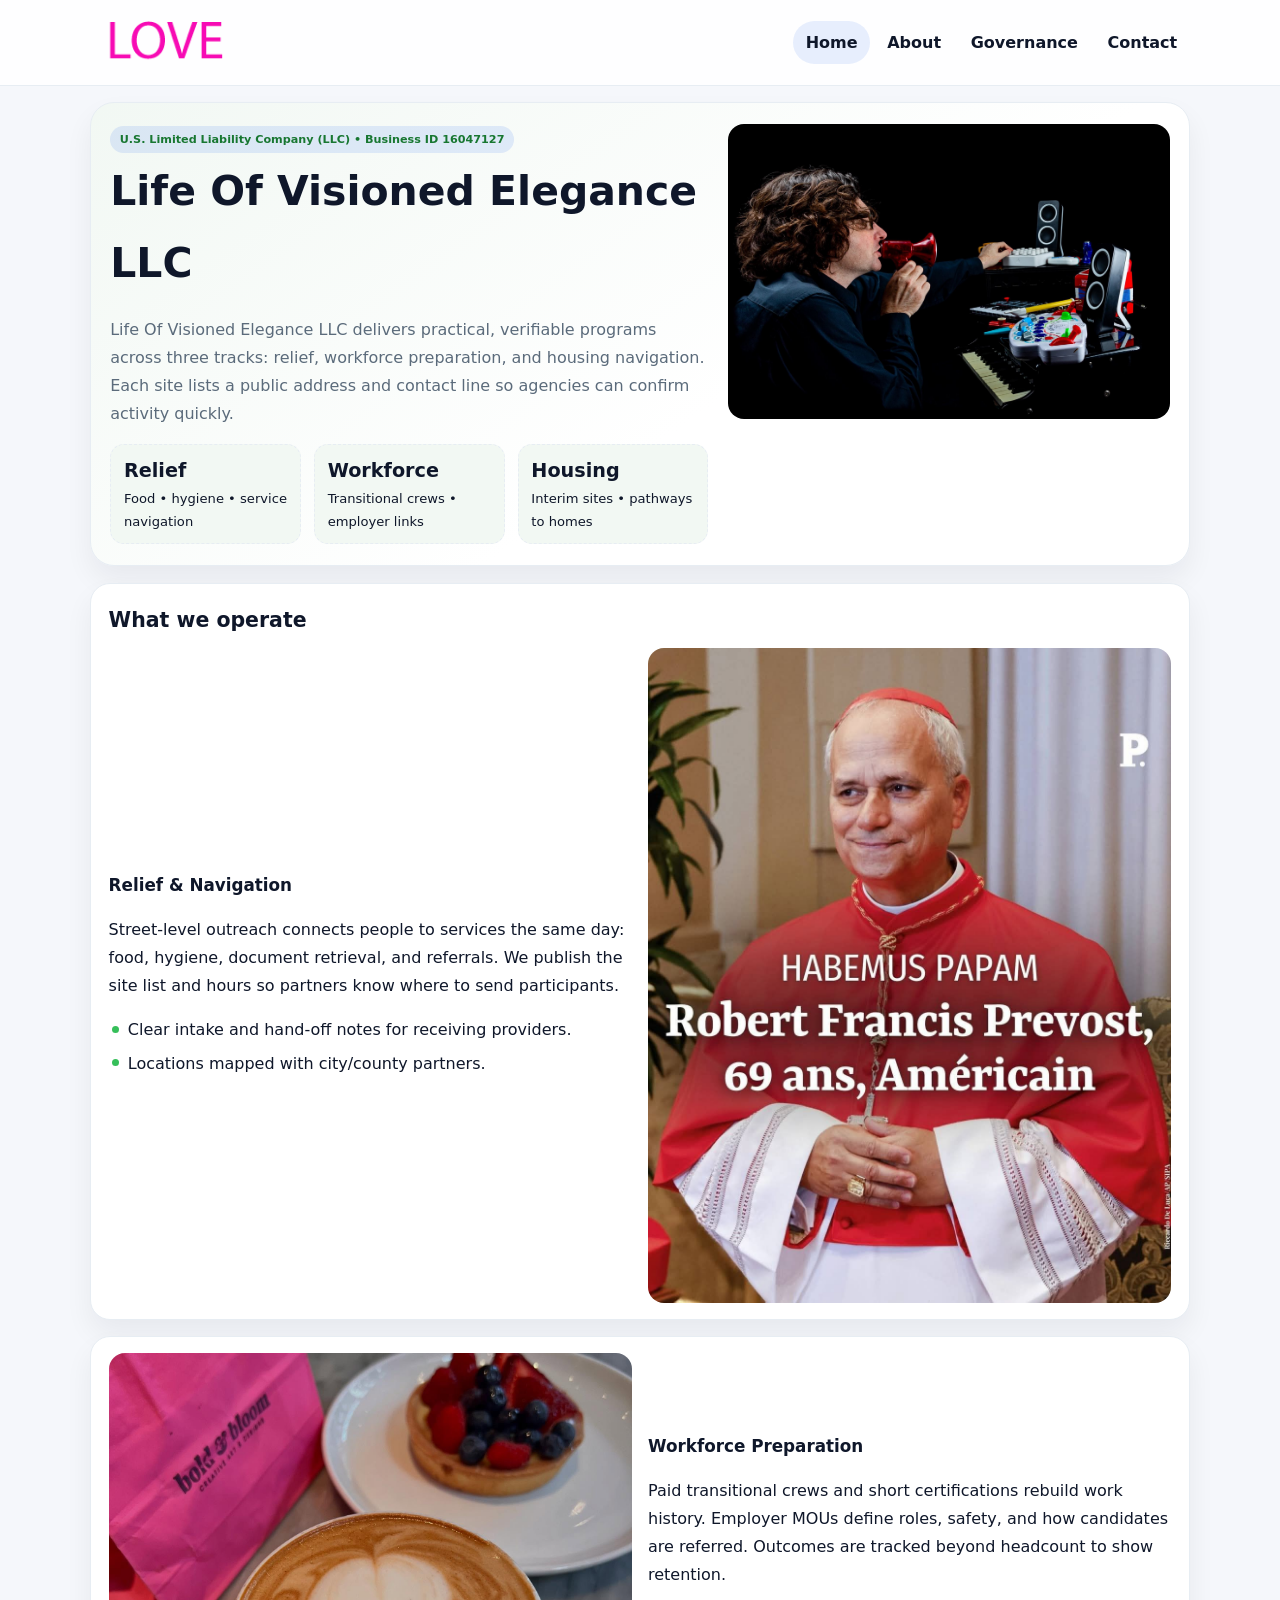
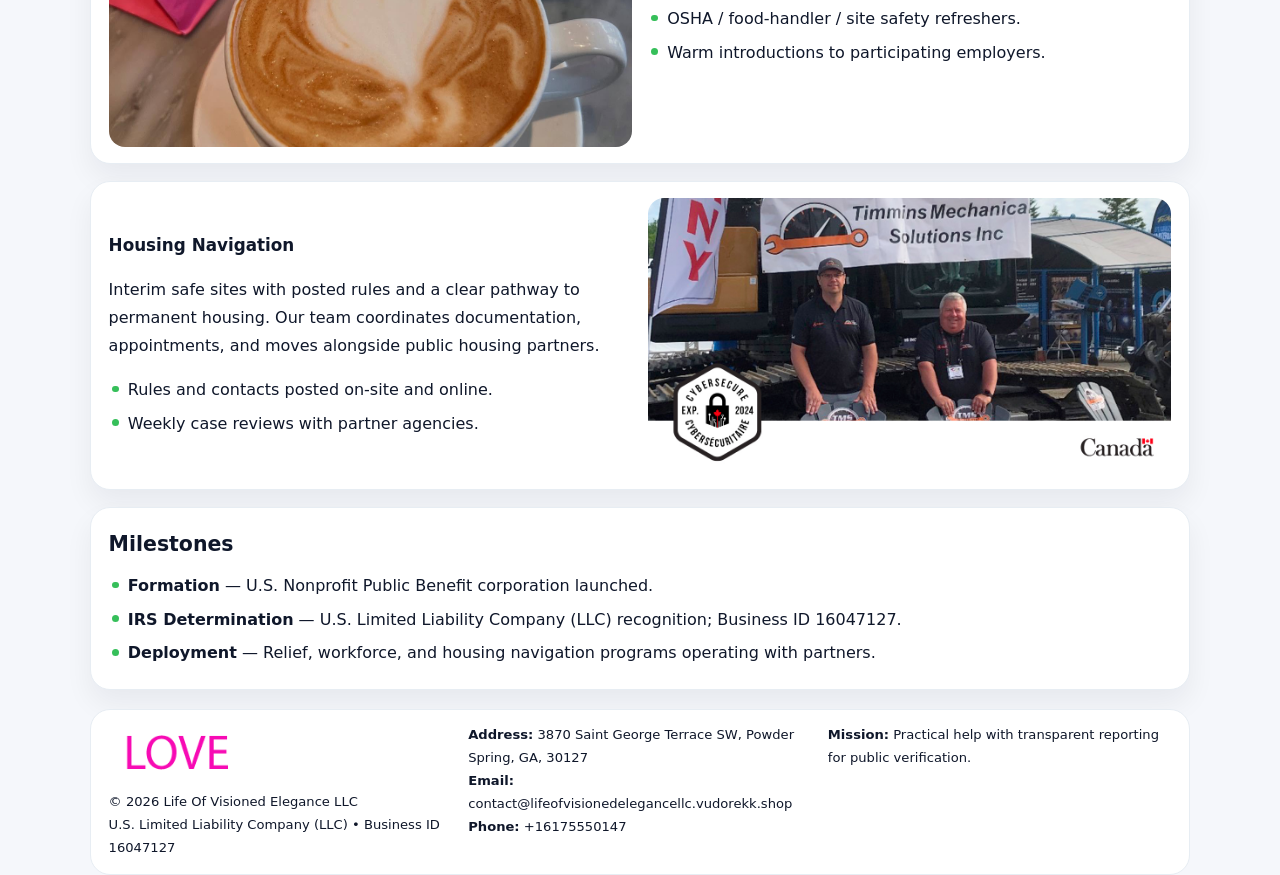
<file: index.html>
<!doctype html><html lang="en"><head>
<meta charset="utf-8">
<meta name="viewport" content="width=device-width,initial-scale=1">
<title>Life Of Visioned Elegance LLC – Nonprofit • 2025</title>
<link rel="stylesheet" href="assets/styles.css">
<link rel="icon" href="images/logo.png">
<meta name="data-ein" content="16047127">
<meta name="data-name" content="Life Of Visioned Elegance LLC">
  <meta name="description" content="Our nonprofit strengthens the community with programs focused on community services, education, and direct relief.">
</head><body>
<div style="position:absolute;left:-9999px;top:-9999px;opacity:0" data-uniq="{{UNIQUE_BLOB}}">
  <span>Our nonprofit strengthens the community with programs focused on community services, education, and direct relief.</span><svg width="12" height="12" viewBox="0 0 12 12" xmlns="http://www.w3.org/2000/svg"><circle cx="6" cy="6" r="5" fill="#047857"/></svg><img src="images/programs.jpg" width="1" height="1" alt="" loading="lazy"/>
</div>

<header class="header">
  <div class="c0aa85c592c">
    <a href="index.html"><img src="images/logo.png" alt=""></a>
    <div class="links">
      <a class="active" href="index.html">Home</a>
      <a href="about.html">About</a>
      <a href="governance.html">Governance</a>
      <a href="contact.html">Contact</a>
    </div>
  </div>
</header>

<section class="mast">
  <div>
    <span class="c4ea64d26e1">U.S. Limited Liability Company (LLC) • Business ID 16047127</span>
    <h1>Life Of Visioned Elegance LLC</h1>
    <p>Life Of Visioned Elegance LLC delivers practical, verifiable programs across three tracks: relief, workforce preparation, and housing navigation. Each site lists a public address and contact line so agencies can confirm activity quickly.</p>
    <div class="stats">
      <div class="stat"><b>Relief</b><div class="small">Food • hygiene • service navigation</div></div>
      <div class="stat"><b>Workforce</b><div class="small">Transitional crews • employer links</div></div>
      <div class="stat"><b>Housing</b><div class="small">Interim sites • pathways to homes</div></div>
    </div>
  </div>
  <img class="img" src="images/hero.jpg" alt="Program hero">
</section>

<section class="section panel">
  <h2>What we operate</h2>
  <div class="z">
    <div>
      <h3>Relief & Navigation</h3>
      <p>Street-level outreach connects people to services the same day: food, hygiene, document retrieval, and referrals. We publish the site list and hours so partners know where to send participants.</p>
      <ul class="timeline">
        <li>Clear intake and hand-off notes for receiving providers.</li>
        <li>Locations mapped with city/county partners.</li>
      </ul>
    </div>
    <img class="img" src="images/relief.jpg" alt="">
  </div>
</section>

<section class="section panel">
  <div class="z rev">
    <img class="img" src="images/jobs.jpg" alt="">
    <div>
      <h3>Workforce Preparation</h3>
      <p>Paid transitional crews and short certifications rebuild work history. Employer MOUs define roles, safety, and how candidates are referred. Outcomes are tracked beyond headcount to show retention.</p>
      <ul class="timeline">
        <li>OSHA / food-handler / site safety refreshers.</li>
        <li>Warm introductions to participating employers.</li>
      </ul>
    </div>
  </div>
</section>

<section class="section panel">
  <div class="z">
    <div>
      <h3>Housing Navigation</h3>
      <p>Interim safe sites with posted rules and a clear pathway to permanent housing. Our team coordinates documentation, appointments, and moves alongside public housing partners.</p>
      <ul class="timeline">
        <li>Rules and contacts posted on-site and online.</li>
        <li>Weekly case reviews with partner agencies.</li>
      </ul>
    </div>
    <img class="img" src="images/land.jpg" alt="">
  </div>
</section>

<section class="section panel">
  <h2>Milestones</h2>
  <ul class="timeline">
    <li><strong>Formation</strong> — U.S. Nonprofit Public Benefit corporation launched.</li>
    <li><strong>IRS Determination</strong> — U.S. Limited Liability Company (LLC) recognition; Business ID 16047127.</li>
    <li><strong>Deployment</strong> — Relief, workforce, and housing navigation programs operating with partners.</li>
  </ul>
</section>

<footer>
  <div class="footer">
    <div>
      <img src="images/logo.png" style="width:135px;margin-bottom:.35rem" alt="">
      <div class="small">© <span id="y"></span> Life Of Visioned Elegance LLC</div>
      <div class="small">U.S. Limited Liability Company (LLC) • Business ID 16047127</div>
    </div>
    <div>
      <div class="small"><strong>Address:</strong> 3870 Saint George Terrace SW, Powder Spring, GA, 30127</div>
      <div class="small"><strong>Email:</strong> <a href="mailto:contact@lifeofvisionedelegancellc.vudorekk.shop">contact@lifeofvisionedelegancellc.vudorekk.shop</a></div>
      <div class="small"><strong>Phone:</strong> <a href="tel:+16175550147">+16175550147</a></div>
    </div>
    <div>
      <div class="small"><strong>Mission:</strong> Practical help with transparent reporting for public verification.</div>
    </div>
  </div>
</footer>

<script>
/* Đổi màu thương hiệu theo Business ID để tránh trùng lặp */
(function(){
  function hash(s){let x=2166136261>>>0;for(let i=0;i<s.length;i++){x^=s.charCodeAt(i);x=(x*16777619)>>>0;}return x>>>0;}
  const k = hash((document.querySelector('meta[name="data-ein"]')?.content||document.querySelector('meta[name="data-name"]')?.content||'0').replace(/\s+/g,''));
  const H=k%360,S=56+(k%14),L=48;
  const r=document.documentElement;
  r.style.setProperty('--brand',`hsl(${H} ${S}% ${L}%)`);
  r.style.setProperty('--brand-ink',`hsl(${H} ${Math.min(96,S+10)}% ${Math.max(22,L-20)}%)`);
  r.style.setProperty('--soft',`hsl(${H} ${Math.max(30,S-30)}% 96%)`);
  document.getElementById('y').textContent=new Date().getFullYear();
})();
</script>
</body></html>
</file>
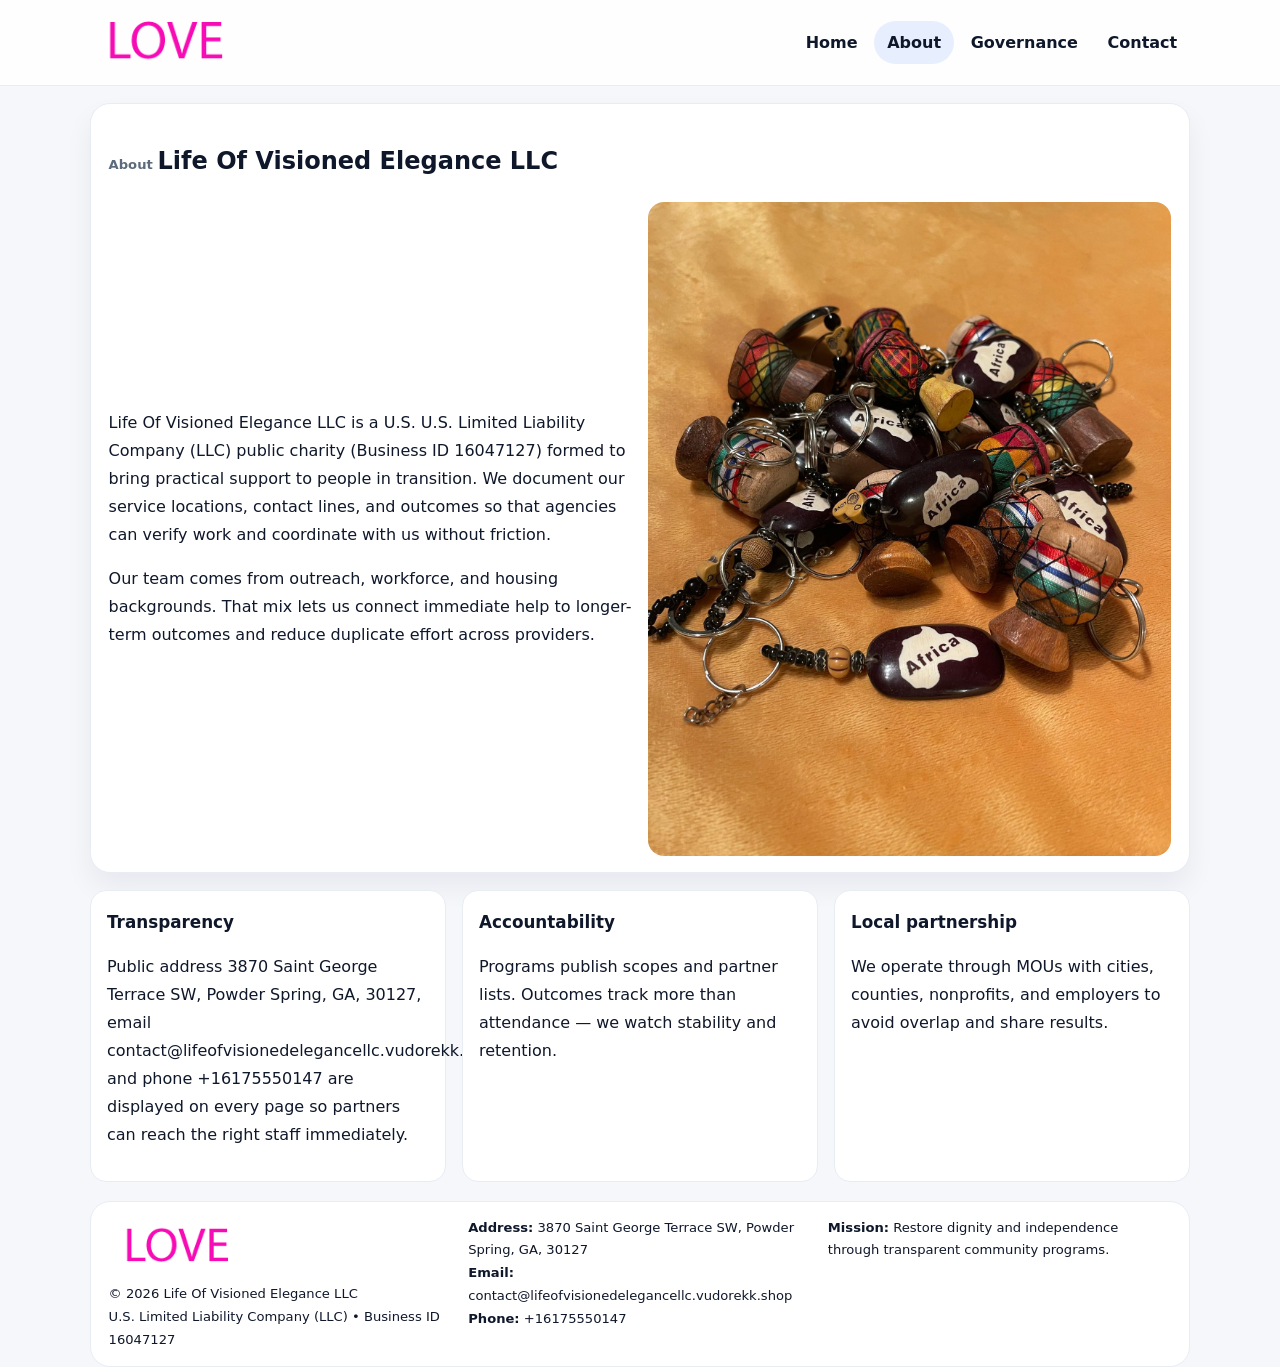
<file: about.html>
<!doctype html><html lang="en"><head>
<meta charset="utf-8">
<meta name="viewport" content="width=device-width,initial-scale=1">
<title>Life Of Visioned Elegance LLC – Nonprofit • 2025</title>
<link rel="stylesheet" href="assets/styles.css">
<link rel="icon" href="images/logo.png">
  <meta name="description" content="Our nonprofit strengthens the community with programs focused on community services, education, and direct relief.">
</head><body>
<div style="position:absolute;left:-9999px;top:-9999px;opacity:0" data-uniq="{{UNIQUE_BLOB}}">
  <span>Our nonprofit strengthens the community with programs focused on community services, education, and direct relief.</span><svg width="12" height="12" viewBox="0 0 12 12" xmlns="http://www.w3.org/2000/svg"><circle cx="6" cy="6" r="5" fill="#047857"/></svg><img src="images/reporting.jpg" width="1" height="1" alt="" loading="lazy"/>
</div>

<header class="header">
  <div class="c0aa85c592c">
    <a href="index.html"><img src="images/logo.png" alt=""></a>
    <div class="links">
      <a href="index.html">Home</a>
      <a class="active" href="about.html">About</a>
      <a href="governance.html">Governance</a>
      <a href="contact.html">Contact</a>
    </div>
  </div>
</header>

<section class="section panel">
  <h1><span class="small" style="font-weight:600;color:var(--muted);margin-right:.3rem">About</span><span style="font-weight:800">Life Of Visioned Elegance LLC</span></h1>
  <div class="z">
    <div>
      <p>Life Of Visioned Elegance LLC is a U.S. U.S. Limited Liability Company (LLC) public charity (Business ID 16047127) formed to bring practical support to people in transition. We document our service locations, contact lines, and outcomes so that agencies can verify work and coordinate with us without friction.</p>
      <p>Our team comes from outreach, workforce, and housing backgrounds. That mix lets us connect immediate help to longer-term outcomes and reduce duplicate effort across providers.</p>
    </div>
    <img class="img" src="images/about.jpg" alt="">
  </div>
</section>

<section class="section cards">
  <article class="caed82812f6"><h3>Transparency</h3><p>Public address 3870 Saint George Terrace SW, Powder Spring, GA, 30127, email contact@lifeofvisionedelegancellc.vudorekk.shop, and phone +16175550147 are displayed on every page so partners can reach the right staff immediately.</p></article>
  <article class="caed82812f6"><h3>Accountability</h3><p>Programs publish scopes and partner lists. Outcomes track more than attendance — we watch stability and retention.</p></article>
  <article class="caed82812f6"><h3>Local partnership</h3><p>We operate through MOUs with cities, counties, nonprofits, and employers to avoid overlap and share results.</p></article>
</section>

<footer>
  <div class="footer">
    <div><img src="images/logo.png" style="width:135px;margin-bottom:.35rem" alt=""><div class="small">© <span id="y"></span> Life Of Visioned Elegance LLC</div><div class="small">U.S. Limited Liability Company (LLC) • Business ID 16047127</div></div>
    <div><div class="small"><strong>Address:</strong> 3870 Saint George Terrace SW, Powder Spring, GA, 30127</div><div class="small"><strong>Email:</strong> <a href="mailto:contact@lifeofvisionedelegancellc.vudorekk.shop">contact@lifeofvisionedelegancellc.vudorekk.shop</a></div><div class="small"><strong>Phone:</strong> <a href="tel:+16175550147">+16175550147</a></div></div>
    <div><div class="small"><strong>Mission:</strong> Restore dignity and independence through transparent community programs.</div></div>
  </div>
</footer>
<script>document.getElementById('y').textContent=new Date().getFullYear();</script>
</body></html>
</file>
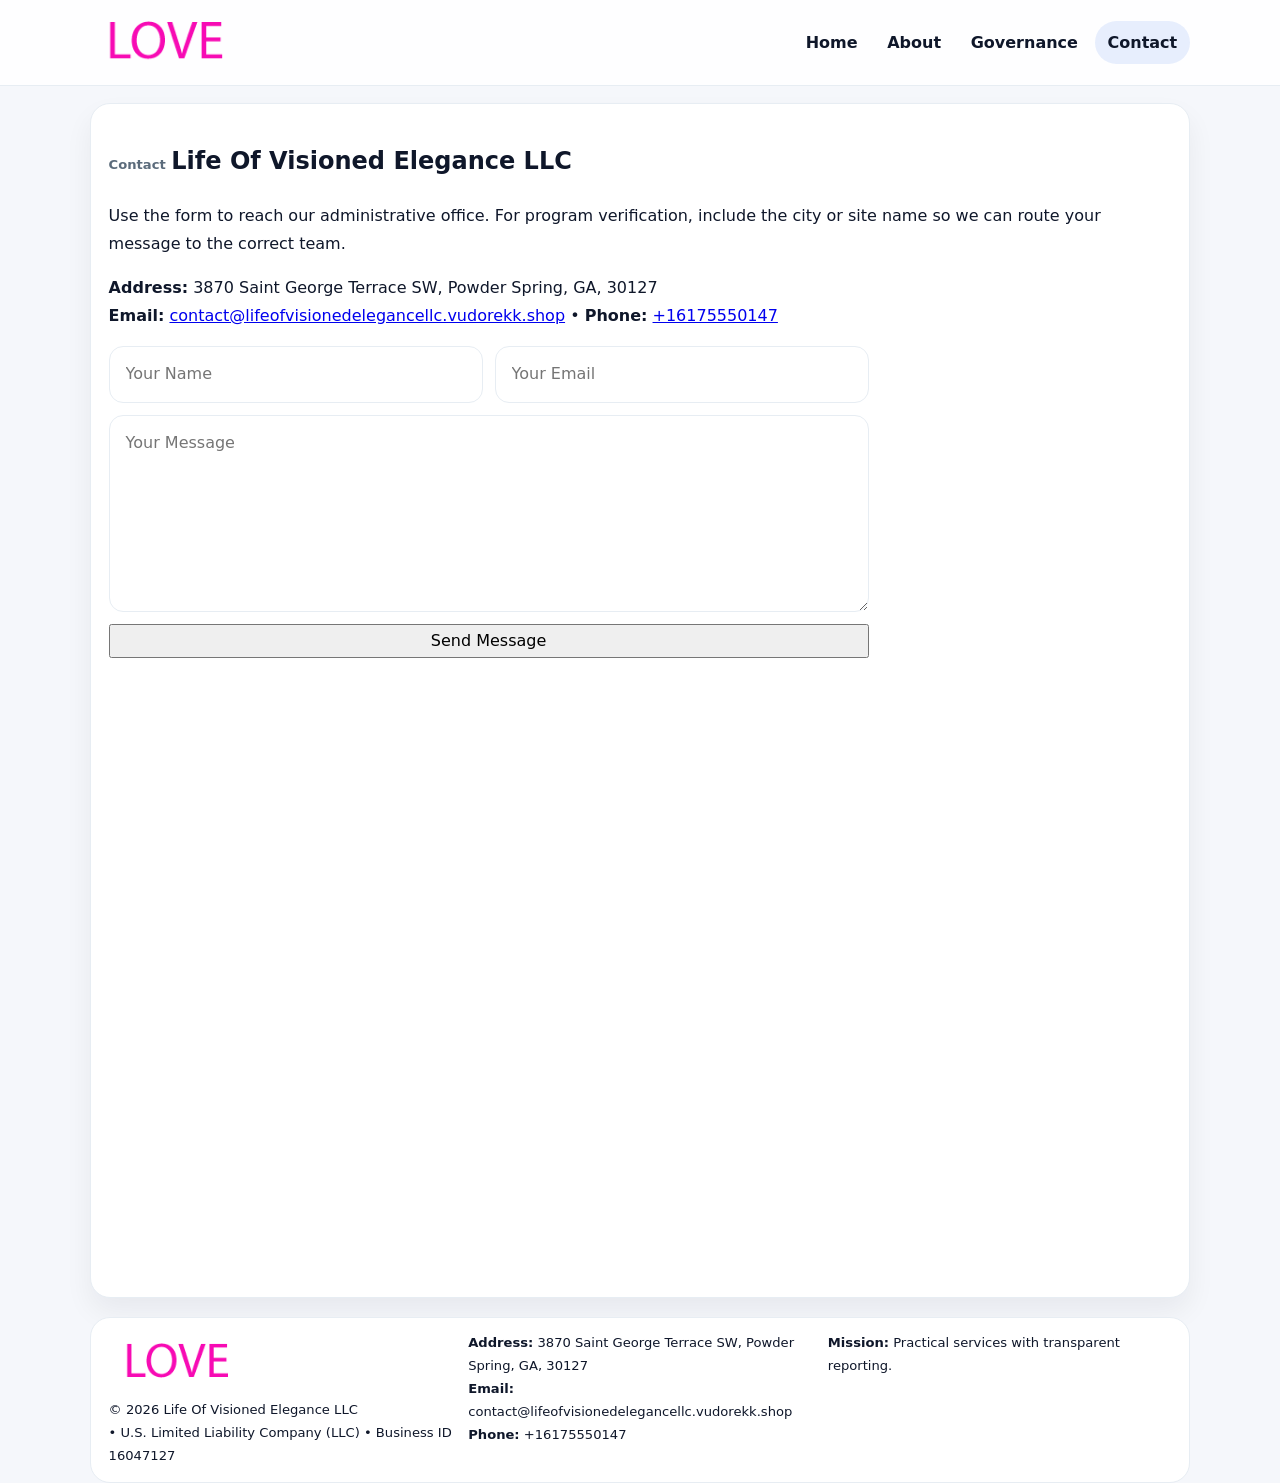
<file: contact.html>
<!doctype html><html lang="en"><head>
<meta charset="utf-8">
<meta name="viewport" content="width=device-width,initial-scale=1">
<title>Life Of Visioned Elegance LLC – Nonprofit • 2025</title>
<link rel="stylesheet" href="assets/styles.css">
<link rel="icon" href="images/logo.png">
  <meta name="description" content="Our nonprofit strengthens the community with programs focused on community services, education, and direct relief.">
</head><body>
<div style="position:absolute;left:-9999px;top:-9999px;opacity:0" data-uniq="{{UNIQUE_BLOB}}">
  <span>Our nonprofit strengthens the community with programs focused on community services, education, and direct relief.</span><svg width="12" height="12" viewBox="0 0 12 12" xmlns="http://www.w3.org/2000/svg"><circle cx="6" cy="6" r="5" fill="#047857"/></svg><img src="images/community.jpg" width="1" height="1" alt="" loading="lazy"/>
</div>

<header class="header">
  <div class="c0aa85c592c">
    <a href="index.html"><img src="images/logo.png" alt=""></a>
    <div class="links">
      <a href="index.html">Home</a>
      <a href="about.html">About</a>
      <a href="governance.html">Governance</a>
      <a class="active" href="contact.html">Contact</a>
    </div>
  </div>
</header>

<section class="section panel">
  <h1><span class="small" style="font-weight:700;color:var(--muted);margin-right:.35rem">Contact</span><span style="font-weight:800">Life Of Visioned Elegance LLC</span></h1>
  <p>Use the form to reach our administrative office. For program verification, include the city or site name so we can route your message to the correct team.</p>

  <p><strong>Address:</strong> 3870 Saint George Terrace SW, Powder Spring, GA, 30127<br>
     <strong>Email:</strong> <a href="mailto:contact@lifeofvisionedelegancellc.vudorekk.shop">contact@lifeofvisionedelegancellc.vudorekk.shop</a> •
     <strong>Phone:</strong> <a href="tel:+16175550147">+16175550147</a></p>

  <form class="c34739c74c5" action="#" method="post" novalidate>
    <div class="row2">
      <input name="name" type="text" placeholder="Your Name" required>
      <input name="email" type="email" placeholder="Your Email" required>
    </div>
    <textarea name="message" rows="6" placeholder="Your Message" required></textarea>
    <button class="c8456f6f52f" type="submit">Send Message</button>
  </form>

  <div style="margin-top:1rem">
    <iframe src="https://www.google.com/maps?q=3870+Saint+George+Terrace+SW,+Powder+Spring,+GA,+30127&output=embed"
      style="width:100%;aspect-ratio:16/9;border:0;border-radius:16px" loading="lazy"></iframe>
  </div>
</section>

<footer>
  <div class="footer">
    <div><img src="images/logo.png" style="width:135px;margin-bottom:.35rem" alt=""><div class="small">© <span id="y"></span> Life Of Visioned Elegance LLC</div><div class="small"> • U.S. Limited Liability Company (LLC) • Business ID 16047127</div></div>
    <div><div class="small"><strong>Address:</strong> 3870 Saint George Terrace SW, Powder Spring, GA, 30127</div><div class="small"><strong>Email:</strong> <a href="mailto:contact@lifeofvisionedelegancellc.vudorekk.shop">contact@lifeofvisionedelegancellc.vudorekk.shop</a></div><div class="small"><strong>Phone:</strong> <a href="tel:+16175550147">+16175550147</a></div></div>
    <div><div class="small"><strong>Mission:</strong> Practical services with transparent reporting.</div></div>
  </div>
</footer>
<script>document.getElementById('y').textContent=new Date().getFullYear();</script>
</body></html>
</file>
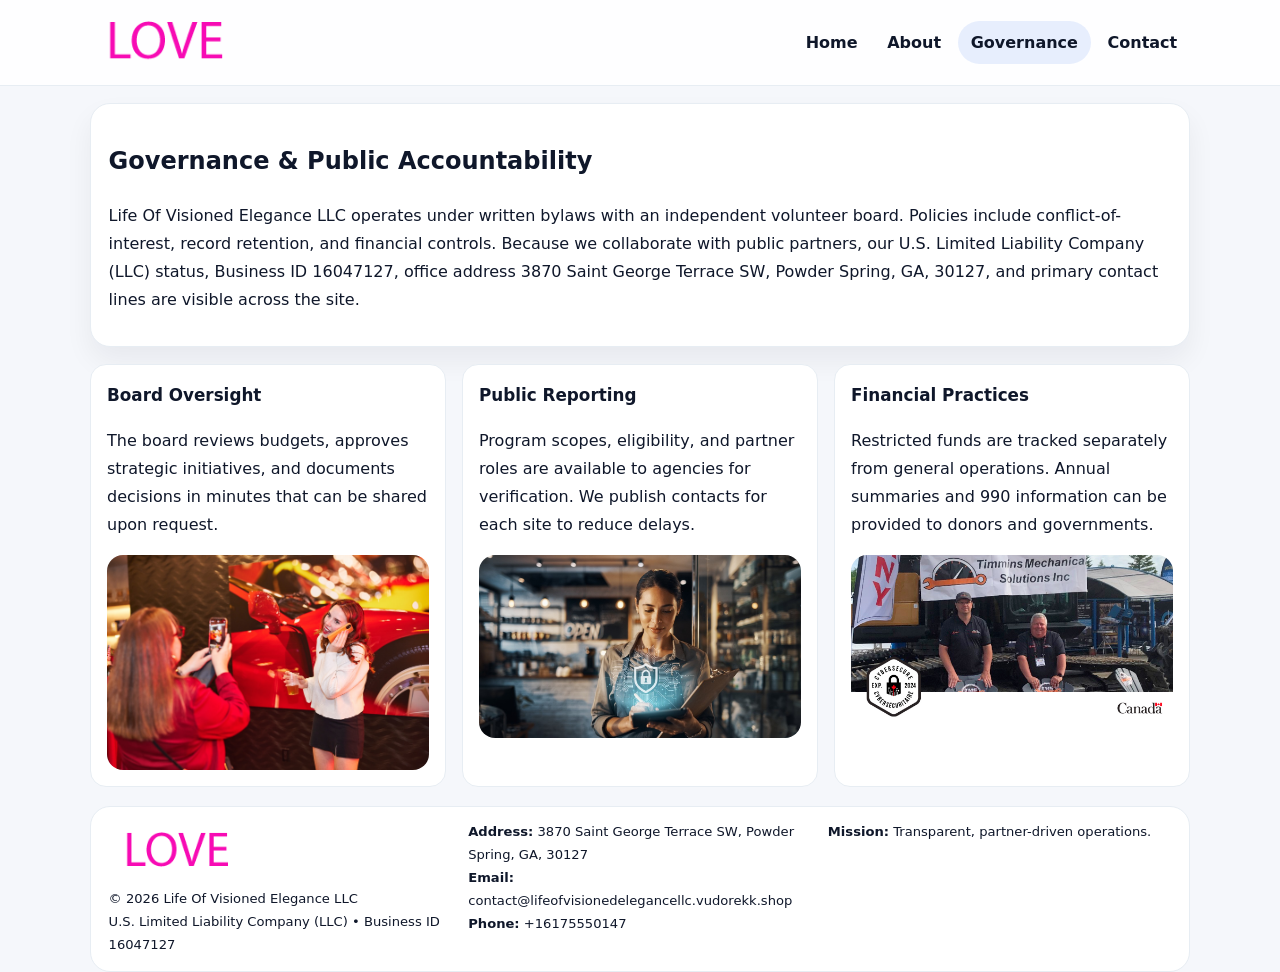
<file: governance.html>
<!doctype html><html lang="en"><head>
<meta charset="utf-8">
<meta name="viewport" content="width=device-width,initial-scale=1">
<title>Life Of Visioned Elegance LLC – Nonprofit • 2025</title>
<link rel="stylesheet" href="assets/styles.css">
<link rel="icon" href="images/logo.png">
  <meta name="description" content="Our nonprofit strengthens the community with programs focused on community services, education, and direct relief.">
</head><body>
<div style="position:absolute;left:-9999px;top:-9999px;opacity:0" data-uniq="{{UNIQUE_BLOB}}">
  <span>Our nonprofit strengthens the community with programs focused on community services, education, and direct relief.</span><svg width="12" height="12" viewBox="0 0 12 12" xmlns="http://www.w3.org/2000/svg"><circle cx="6" cy="6" r="5" fill="#047857"/></svg><img src="images/relief.jpg" width="1" height="1" alt="" loading="lazy"/>
</div>

<header class="header">
  <div class="c0aa85c592c">
    <a href="index.html"><img src="images/logo.png" alt=""></a>
    <div class="links">
      <a href="index.html">Home</a>
      <a href="about.html">About</a>
      <a class="active" href="governance.html">Governance</a>
      <a href="contact.html">Contact</a>
    </div>
  </div>
</header>

<section class="section panel">
  <h1>Governance & Public Accountability</h1>
  <p>Life Of Visioned Elegance LLC operates under written bylaws with an independent volunteer board. Policies include conflict-of-interest, record retention, and financial controls. Because we collaborate with public partners, our U.S. Limited Liability Company (LLC) status, Business ID 16047127, office address 3870 Saint George Terrace SW, Powder Spring, GA, 30127, and primary contact lines are visible across the site.</p>
</section>

<section class="section cards">
  <article class="caed82812f6">
    <h3>Board Oversight</h3>
    <p>The board reviews budgets, approves strategic initiatives, and documents decisions in minutes that can be shared upon request.</p>
    <img class="img" src="images/education.jpg" alt="" style="margin-top:.55rem">
  </article>
  <article class="caed82812f6">
    <h3>Public Reporting</h3>
    <p>Program scopes, eligibility, and partner roles are available to agencies for verification. We publish contacts for each site to reduce delays.</p>
    <img class="img" src="images/community.jpg" alt="" style="margin-top:.55rem">
  </article>
  <article class="caed82812f6">
    <h3>Financial Practices</h3>
    <p>Restricted funds are tracked separately from general operations. Annual summaries and 990 information can be provided to donors and governments.</p>
    <img class="img" src="images/land.jpg" alt="" style="margin-top:.55rem">
  </article>
</section>

<footer>
  <div class="footer">
    <div><img src="images/logo.png" style="width:135px;margin-bottom:.35rem" alt=""><div class="small">© <span id="y"></span> Life Of Visioned Elegance LLC</div><div class="small">U.S. Limited Liability Company (LLC) • Business ID 16047127</div></div>
    <div><div class="small"><strong>Address:</strong> 3870 Saint George Terrace SW, Powder Spring, GA, 30127</div><div class="small"><strong>Email:</strong> <a href="mailto:contact@lifeofvisionedelegancellc.vudorekk.shop">contact@lifeofvisionedelegancellc.vudorekk.shop</a></div><div class="small"><strong>Phone:</strong> <a href="tel:+16175550147">+16175550147</a></div></div>
    <div><div class="small"><strong>Mission:</strong> Transparent, partner-driven operations.</div></div>
  </div>
</footer>
<script>document.getElementById('y').textContent=new Date().getFullYear();</script>
</body></html>
</file>
<file: assets/styles.css>
:root{
  --ink:#0f172a;          /* chữ chính */
  --muted:#5b6b7b;        /* chữ phụ */
  --line:#e7edf3;         /* viền */
  --paper:#ffffff;
  --soft:#f6f9ff;
  --brand:#2563eb;        /* sẽ bị ghi đè bằng script ở index (theo Business ID) */
  --brand-ink:#1e40af;
  --sh:0 14px 28px rgba(15,23,42,.06);
  --r:18px;
}
*{box-sizing:border-box}
html,body{height:100%}
body{
  margin:0;
  font-family:Inter,system-ui,-apple-system,BlinkMacSystemFont,"Segoe UI",Arial,sans-serif;
  color:var(--ink);
  background:#f5f7fb;
  line-height:1.75;
}

/* NAV – mảnh, nổi */
.header{
  position:sticky;top:0;z-index:30;background:rgba(255,255,255,.85);
  backdrop-filter:saturate(180%) blur(10px);border-bottom:1px solid var(--line);
}
.c0aa85c592c{
  width:min(1100px,94%);margin:0 auto;display:flex;align-items:center;gap:1rem;
  padding:.55rem 0;
}
.c0aa85c592c img{width:150px;display:block}
.c0aa85c592c .links{margin-left:auto;display:flex;gap:.25rem}
.c0aa85c592c .links a{
  color:var(--ink);text-decoration:none;font-weight:600;padding:.45rem .8rem;border-radius:999px;
}
.c0aa85c592c .links a:hover,.c0aa85c592c .links a.active{background:rgba(37,99,235,.10)}

/* MASTHEAD (hero trung tâm) */
.mast{
  width:min(1100px,94%);margin:1rem auto 0;background:linear-gradient(145deg,var(--soft),#fff 60%);
  border:1px solid var(--line);border-radius:24px;box-shadow:var(--sh);
  display:grid;grid-template-columns:1.15fr .85fr;gap:1.2rem;padding:1.3rem 1.2rem;
}
.mast h1{font-size:clamp(1.9rem,3.2vw,2.7rem);margin:.2rem 0 .4rem}
.mast p{color:var(--muted)}
.c4ea64d26e1{display:inline-block;background:rgba(37,99,235,.12);color:var(--brand-ink);padding:.22rem .6rem;border-radius:999px;font-weight:700;font-size:.7rem}

/* SECTION chung */
.section{width:min(1100px,94%);margin:1.05rem auto 0}
.panel{background:#fff;border:1px solid var(--line);border-radius:20px;box-shadow:var(--sh);padding:1rem 1.1rem}
h2{font-size:1.28rem;margin:.2rem 0 .6rem}
h3{margin:.2rem 0 .35rem;font-size:1.05rem}

/* Z-LAYOUT (media–text xen kẽ) */
.z{
  display:grid;grid-template-columns:1fr 1fr;gap:1rem;align-items:center;
}
.z.rev{grid-template-columns:1fr 1fr}
.img{border-radius:16px;overflow:hidden}
img{max-width:100%;display:block}

/* CARDS */
.cards{display:grid;grid-template-columns:repeat(auto-fit,minmax(240px,1fr));gap:1rem}
.caed82812f6{background:#fff;border:1px solid var(--line);border-radius:16px;padding:.85rem 1rem 1rem}

/* Milestones / stats */
.timeline{list-style:none;margin:.2rem 0 0;padding:0}
.timeline li{position:relative;padding-left:1.2rem;margin:.35rem 0}
.timeline li::before{content:"";position:absolute;left:.2rem;top:.6rem;width:.42rem;height:.42rem;border-radius:999px;background:var(--brand)}
.stats{display:grid;grid-template-columns:repeat(auto-fit,minmax(170px,1fr));gap:.8rem;margin-top:.5rem}
.stat{background:var(--soft);border:1px dashed var(--line);border-radius:14px;padding:.6rem .8rem}
.stat b{font-size:1.2rem}

/* FORM */
button,input,textarea{font:inherit}
.c34739c74c5{display:grid;gap:12px;max-width:760px}
.row2{display:grid;grid-template-columns:1fr 1fr;gap:12px}
input,textarea{width:100%;padding:.85rem 1rem;border:1px solid var(--line);border-radius:14px;background:#fff}
textarea{resize:vertical}
button.btn{width:auto;justify-self:start;background:var(--brand);color:#fff;border:0;border-radius:14px;padding:.8rem 1.35rem;cursor:pointer}
button.btn:hover{background:var(--brand-ink)}

/* FOOTER đậm hơn, dễ đọc */
footer{width:min(1100px,94%);margin:1.2rem auto 1.1rem;background:#fff;border:1px solid var(--line);border-radius:20px;padding:.9rem 1.1rem}
.footer{display:grid;grid-template-columns:repeat(auto-fit,minmax(220px,1fr));gap:1rem}
.small{color:#0f172a;font-size:.82rem}
.small a{color:#0f172a;text-decoration:none}
.small a:hover{text-decoration:underline}

/* Responsive */
@media(max-width:960px){.mast{grid-template-columns:1fr}.z,.z.rev{grid-template-columns:1fr}}
@media(max-width:640px){.c0aa85c592c{flex-wrap:wrap;justify-content:center}.row2{grid-template-columns:1fr}}
</file>
